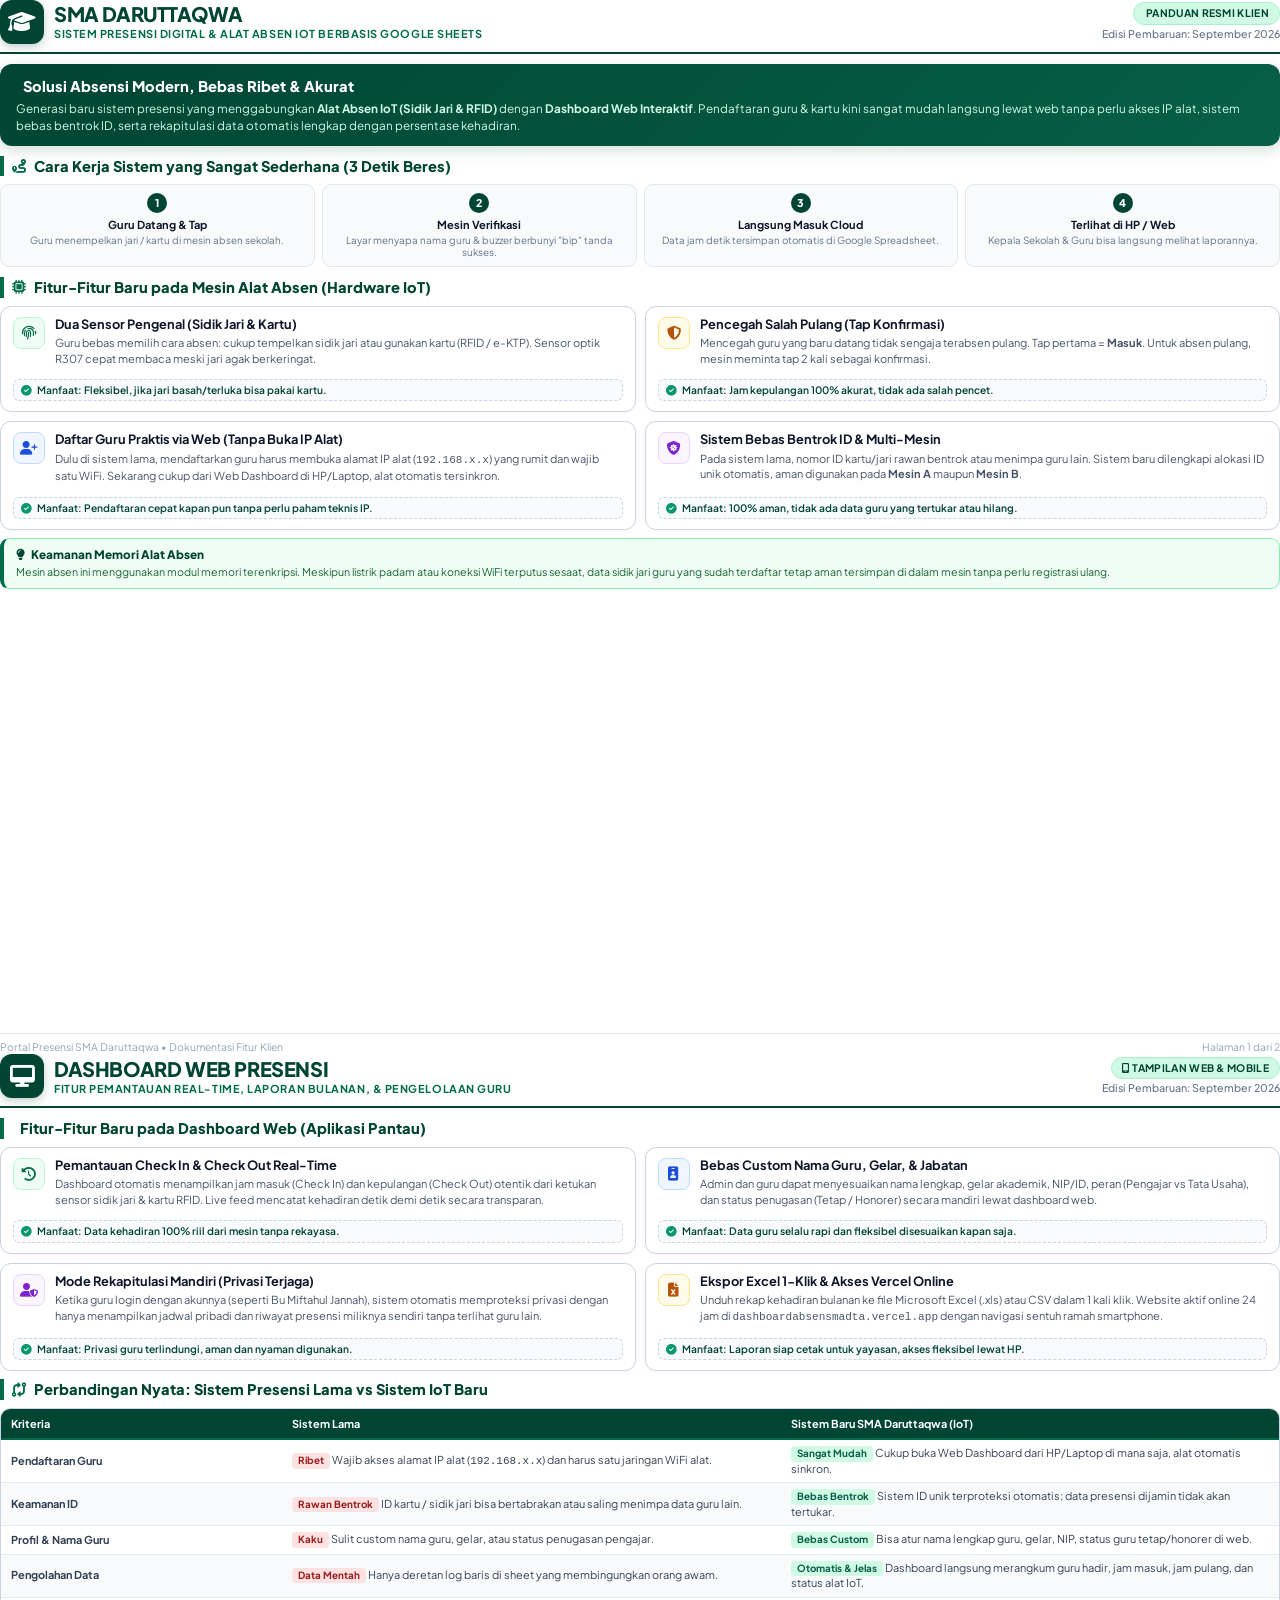
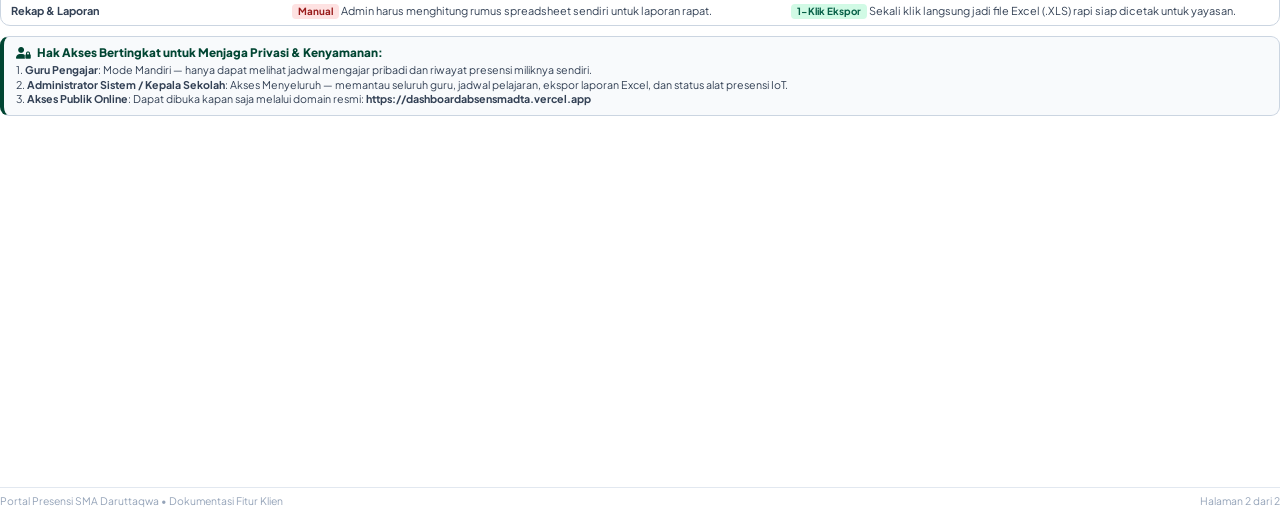
<file: Brosur_Fitur_Presensi_SMA_Daruttaqwa.html>
<!DOCTYPE html>
<html lang="id">
<head>
  <meta charset="UTF-8">
  <title>Panduan & Daftar Fitur Baru - Sistem Presensi IoT SMA Daruttaqwa</title>
  <!-- Google Fonts: Plus Jakarta Sans -->
  <link rel="preconnect" href="https://fonts.googleapis.com">
  <link rel="preconnect" href="https://fonts.gstatic.com" crossorigin>
  <link href="https://fonts.googleapis.com/css2?family=Plus+Jakarta+Sans:wght@400;500;600;700;800&display=swap" rel="stylesheet">
  <!-- Font Awesome 6 Icons -->
  <link rel="stylesheet" href="https://cdnjs.cloudflare.com/ajax/libs/font-awesome/6.4.0/css/all.min.css">
  <style>
    @page {
      size: A4 portrait;
      margin: 9mm 11mm 9mm 11mm;
    }

    * {
      box-sizing: border-box;
      margin: 0;
      padding: 0;
      -webkit-print-color-adjust: exact !important;
      print-color-adjust: exact !important;
    }

    body {
      font-family: 'Plus Jakarta Sans', -apple-system, BlinkMacSystemFont, 'Segoe UI', Roboto, sans-serif;
      color: #1e293b;
      background: #ffffff;
      line-height: 1.4;
      font-size: 10pt;
    }

    .page {
      height: 279mm;
      max-height: 279mm;
      display: flex;
      flex-direction: column;
      justify-content: space-between;
      page-break-after: always;
      position: relative;
      overflow: hidden;
    }
    .page:last-child {
      page-break-after: avoid;
    }

    /* Header Banner */
    .doc-header {
      border-bottom: 2px solid #004532;
      padding-bottom: 8px;
      margin-bottom: 10px;
      display: flex;
      justify-content: space-between;
      align-items: center;
      flex-shrink: 0;
    }
    .doc-brand {
      display: flex;
      align-items: center;
      gap: 10px;
    }
    .brand-emblem {
      width: 44px;
      height: 44px;
      border-radius: 12px;
      background: #004532;
      color: #ffffff;
      display: flex;
      align-items: center;
      justify-content: center;
      font-size: 22px;
      box-shadow: 0 3px 10px rgba(0, 69, 50, 0.25);
    }
    .brand-title h1 {
      font-size: 15pt;
      font-weight: 800;
      color: #004532;
      letter-spacing: -0.02em;
      line-height: 1.15;
    }
    .brand-title p {
      font-size: 8.2pt;
      color: #006c49;
      font-weight: 700;
      text-transform: uppercase;
      letter-spacing: 0.05em;
      margin-top: 1px;
    }
    .doc-meta {
      text-align: right;
    }
    .badge-official {
      display: inline-block;
      background: #d1fae5;
      color: #004532;
      border: 1px solid #a7f3d0;
      padding: 3px 10px;
      border-radius: 20px;
      font-size: 7.8pt;
      font-weight: 700;
      text-transform: uppercase;
      letter-spacing: 0.03em;
    }
    .doc-meta .date-text {
      font-size: 8pt;
      color: #64748b;
      margin-top: 2px;
      font-weight: 500;
    }

    /* Executive Hero Box */
    .hero-summary {
      background: linear-gradient(135deg, #004532 0%, #065f46 100%);
      color: #ffffff;
      border-radius: 12px;
      padding: 12px 16px;
      margin-bottom: 10px;
      box-shadow: 0 4px 14px rgba(0, 69, 50, 0.18);
      flex-shrink: 0;
    }
    .hero-summary h2 {
      font-size: 11pt;
      font-weight: 800;
      margin-bottom: 3px;
      display: flex;
      align-items: center;
      gap: 7px;
      color: #ffffff;
    }
    .hero-summary p {
      font-size: 8.8pt;
      color: #d1fae5;
      line-height: 1.45;
    }

    /* Section Headings */
    .section-title {
      font-size: 11pt;
      font-weight: 800;
      color: #004532;
      margin: 8px 0 8px 0;
      display: flex;
      align-items: center;
      gap: 8px;
      border-left: 4px solid #006c49;
      padding-left: 8px;
      flex-shrink: 0;
    }
    .section-title i {
      font-size: 10.5pt;
      color: #006c49;
    }

    /* Grid of Feature Cards */
    .feature-grid {
      display: grid;
      grid-template-columns: 1fr 1fr;
      gap: 9px;
      margin-bottom: 8px;
      flex-shrink: 0;
    }

    .feature-card {
      background: #ffffff;
      border: 1px solid #cbd5e1;
      border-radius: 11px;
      padding: 10px 12px;
      box-shadow: 0 1px 4px rgba(0, 0, 0, 0.03);
      display: flex;
      flex-direction: column;
      justify-content: space-between;
    }
    .feature-card-header {
      display: flex;
      align-items: flex-start;
      gap: 10px;
      margin-bottom: 6px;
    }
    .feature-icon-box {
      width: 32px;
      height: 32px;
      border-radius: 8px;
      background: #f0fdf4;
      border: 1px solid #bbf7d0;
      color: #006c49;
      display: flex;
      align-items: center;
      justify-content: center;
      font-size: 14px;
      flex-shrink: 0;
    }
    .feature-icon-box.accent-orange {
      background: #fffbeb;
      border-color: #fde68a;
      color: #b45309;
    }
    .feature-icon-box.accent-blue {
      background: #eff6ff;
      border-color: #bfdbfe;
      color: #1d4ed8;
    }
    .feature-icon-box.accent-purple {
      background: #faf5ff;
      border-color: #e9d5ff;
      color: #7e22ce;
    }

    .feature-card-title {
      font-size: 9.6pt;
      font-weight: 700;
      color: #0f172a;
      line-height: 1.2;
    }
    .feature-card-desc {
      font-size: 8.3pt;
      color: #475569;
      line-height: 1.4;
      margin-top: 3px;
    }
    .feature-pill-benefit {
      margin-top: 7px;
      padding: 3px 7px;
      background: #f8fafc;
      border: 1px dashed #cbd5e1;
      border-radius: 6px;
      font-size: 7.7pt;
      color: #004532;
      font-weight: 600;
      display: flex;
      align-items: center;
      gap: 5px;
    }
    .feature-pill-benefit i {
      color: #059669;
      font-size: 8pt;
    }

    /* Highlight Comparison Table */
    .table-container {
      margin: 8px 0 10px 0;
      border: 1px solid #cbd5e1;
      border-radius: 10px;
      overflow: hidden;
      flex-shrink: 0;
    }
    table.compare-table {
      width: 100%;
      border-collapse: collapse;
      font-size: 8.2pt;
      text-align: left;
    }
    table.compare-table th {
      background: #004532;
      color: #ffffff;
      padding: 7px 10px;
      font-weight: 700;
      border-bottom: 2px solid #006c49;
    }
    table.compare-table td {
      padding: 6px 10px;
      border-bottom: 1px solid #e2e8f0;
      color: #334155;
      vertical-align: middle;
      line-height: 1.35;
    }
    table.compare-table tr:nth-child(even) td {
      background: #f8fafc;
    }
    table.compare-table tr:last-child td {
      border-bottom: none;
    }
    .tag-old {
      display: inline-block;
      padding: 1px 6px;
      background: #fee2e2;
      color: #991b1b;
      border-radius: 4px;
      font-size: 7.4pt;
      font-weight: 700;
    }
    .tag-new {
      display: inline-block;
      padding: 1px 6px;
      background: #d1fae5;
      color: #065f46;
      border-radius: 4px;
      font-size: 7.4pt;
      font-weight: 700;
    }

    /* Flow Step Pills */
    .flow-steps {
      display: flex;
      gap: 7px;
      margin-bottom: 10px;
      flex-shrink: 0;
    }
    .flow-step-item {
      flex: 1;
      background: #f8fafc;
      border: 1px solid #e2e8f0;
      border-radius: 9px;
      padding: 8px 6px;
      text-align: center;
    }
    .flow-number {
      width: 20px;
      height: 20px;
      border-radius: 50%;
      background: #004532;
      color: #ffffff;
      font-size: 8pt;
      font-weight: 800;
      display: flex;
      align-items: center;
      justify-content: center;
      margin: 0 auto 4px auto;
    }
    .flow-title {
      font-size: 8.3pt;
      font-weight: 700;
      color: #0f172a;
      margin-bottom: 1px;
    }
    .flow-desc {
      font-size: 7.4pt;
      color: #64748b;
      line-height: 1.25;
    }

    /* Callout Alert */
    .callout-box {
      background: #f0fdf4;
      border: 1px solid #86efac;
      border-left: 4px solid #006c49;
      border-radius: 9px;
      padding: 8px 12px;
      margin-top: 4px;
      flex-shrink: 0;
    }
    .callout-box h4 {
      font-size: 8.8pt;
      font-weight: 800;
      color: #004532;
      margin-bottom: 2px;
      display: flex;
      align-items: center;
      gap: 6px;
    }
    .callout-box p {
      font-size: 8pt;
      color: #166534;
      line-height: 1.35;
    }

    /* Footer Note */
    .doc-footer {
      border-top: 1px solid #e2e8f0;
      padding-top: 6px;
      margin-top: auto;
      display: flex;
      justify-content: space-between;
      align-items: center;
      font-size: 7.8pt;
      color: #94a3b8;
      flex-shrink: 0;
    }
  </style>
</head>
<body>

  <!-- ==================== HALAMAN 1: PENGANTAR & FITUR ALAT ABSEN ==================== -->
  <div class="page">
    <div>
      <div class="doc-header">
        <div class="doc-brand">
          <div class="brand-emblem">
            <i class="fa-solid fa-graduation-cap"></i>
          </div>
          <div class="brand-title">
            <h1>SMA DARUTTAQWA</h1>
            <p>Sistem Presensi Digital & Alat Absen IoT Berbasis Google Sheets</p>
          </div>
        </div>
        <div class="doc-meta">
          <span class="badge-official"><i class="fa-solid fa-shield-check"></i> Panduan Resmi Klien</span>
          <div class="date-text">Edisi Pembaruan: September 2026</div>
        </div>
      </div>

      <!-- Hero Summary -->
      <div class="hero-summary">
        <h2><i class="fa-solid fa-sparkles"></i> Solusi Absensi Modern, Bebas Ribet & Akurat</h2>
        <p>
          Generasi baru sistem presensi yang menggabungkan <strong>Alat Absen IoT (Sidik Jari & RFID)</strong> dengan <strong>Dashboard Web Interaktif</strong>. Pendaftaran guru & kartu kini sangat mudah langsung lewat web tanpa perlu akses IP alat, sistem bebas bentrok ID, serta rekapitulasi data otomatis lengkap dengan persentase kehadiran.
        </p>
      </div>

      <!-- Alur Kerja Sederhana -->
      <div class="section-title">
        <i class="fa-solid fa-route"></i>
        <span>Cara Kerja Sistem yang Sangat Sederhana (3 Detik Beres)</span>
      </div>

      <div class="flow-steps">
        <div class="flow-step-item">
          <div class="flow-number">1</div>
          <div class="flow-title">Guru Datang & Tap</div>
          <div class="flow-desc">Guru menempelkan jari / kartu di mesin absen sekolah.</div>
        </div>
        <div class="flow-step-item">
          <div class="flow-number">2</div>
          <div class="flow-title">Mesin Verifikasi</div>
          <div class="flow-desc">Layar menyapa nama guru & buzzer berbunyi "bip" tanda sukses.</div>
        </div>
        <div class="flow-step-item">
          <div class="flow-number">3</div>
          <div class="flow-title">Langsung Masuk Cloud</div>
          <div class="flow-desc">Data jam detik tersimpan otomatis di Google Spreadsheet.</div>
        </div>
        <div class="flow-step-item">
          <div class="flow-number">4</div>
          <div class="flow-title">Terlihat di HP / Web</div>
          <div class="flow-desc">Kepala Sekolah & Guru bisa langsung melihat laporannya.</div>
        </div>
      </div>

      <!-- Fitur Bagian 1: Alat Absen Fisik -->
      <div class="section-title">
        <i class="fa-solid fa-microchip"></i>
        <span>Fitur-Fitur Baru pada Mesin Alat Absen (Hardware IoT)</span>
      </div>

      <div class="feature-grid">
        <!-- Feature 1 -->
        <div class="feature-card">
          <div class="feature-card-header">
            <div class="feature-icon-box">
              <i class="fa-solid fa-fingerprint"></i>
            </div>
            <div>
              <div class="feature-card-title">Dua Sensor Pengenal (Sidik Jari & Kartu)</div>
              <div class="feature-card-desc">
                Guru bebas memilih cara absen: cukup tempelkan sidik jari atau gunakan kartu (RFID / e-KTP). Sensor optik R307 cepat membaca meski jari agak berkeringat.
              </div>
            </div>
          </div>
          <div class="feature-pill-benefit">
            <i class="fa-solid fa-check-circle"></i>
            <span>Manfaat: Fleksibel, jika jari basah/terluka bisa pakai kartu.</span>
          </div>
        </div>

        <!-- Feature 2 -->
        <div class="feature-card">
          <div class="feature-card-header">
            <div class="feature-icon-box accent-orange">
              <i class="fa-solid fa-shield-halved"></i>
            </div>
            <div>
              <div class="feature-card-title">Pencegah Salah Pulang (Tap Konfirmasi)</div>
              <div class="feature-card-desc">
                Mencegah guru yang baru datang tidak sengaja terabsen pulang. Tap pertama = <strong>Masuk</strong>. Untuk absen pulang, mesin meminta tap 2 kali sebagai konfirmasi.
              </div>
            </div>
          </div>
          <div class="feature-pill-benefit">
            <i class="fa-solid fa-check-circle"></i>
            <span>Manfaat: Jam kepulangan 100% akurat, tidak ada salah pencet.</span>
          </div>
        </div>

        <!-- Feature 3 -->
        <div class="feature-card">
          <div class="feature-card-header">
            <div class="feature-icon-box accent-blue">
              <i class="fa-solid fa-user-plus"></i>
            </div>
            <div>
              <div class="feature-card-title">Daftar Guru Praktis via Web (Tanpa Buka IP Alat)</div>
              <div class="feature-card-desc">
                Dulu di sistem lama, mendaftarkan guru harus membuka alamat IP alat (<code>192.168.x.x</code>) yang rumit dan wajib satu WiFi. Sekarang cukup dari Web Dashboard di HP/Laptop, alat otomatis tersinkron.
              </div>
            </div>
          </div>
          <div class="feature-pill-benefit">
            <i class="fa-solid fa-check-circle"></i>
            <span>Manfaat: Pendaftaran cepat kapan pun tanpa perlu paham teknis IP.</span>
          </div>
        </div>

        <!-- Feature 4 -->
        <div class="feature-card">
          <div class="feature-card-header">
            <div class="feature-icon-box accent-purple">
              <i class="fa-solid fa-shield-virus"></i>
            </div>
            <div>
              <div class="feature-card-title">Sistem Bebas Bentrok ID & Multi-Mesin</div>
              <div class="feature-card-desc">
                Pada sistem lama, nomor ID kartu/jari rawan bentrok atau menimpa guru lain. Sistem baru dilengkapi alokasi ID unik otomatis, aman digunakan pada <strong>Mesin A</strong> maupun <strong>Mesin B</strong>.
              </div>
            </div>
          </div>
          <div class="feature-pill-benefit">
            <i class="fa-solid fa-check-circle"></i>
            <span>Manfaat: 100% aman, tidak ada data guru yang tertukar atau hilang.</span>
          </div>
        </div>
      </div>

      <div class="callout-box">
        <h4><i class="fa-solid fa-lightbulb"></i> Keamanan Memori Alat Absen</h4>
        <p>Mesin absen ini menggunakan modul memori terenkripsi. Meskipun listrik padam atau koneksi WiFi terputus sesaat, data sidik jari guru yang sudah terdaftar tetap aman tersimpan di dalam mesin tanpa perlu registrasi ulang.</p>
      </div>
    </div>

    <div class="doc-footer">
      <span>Portal Presensi SMA Daruttaqwa &bull; Dokumentasi Fitur Klien</span>
      <span>Halaman 1 dari 2</span>
    </div>
  </div>

  <!-- ==================== HALAMAN 2: FITUR WEB DASHBOARD & PERBANDINGAN ==================== -->
  <div class="page">
    <div>
      <div class="doc-header">
        <div class="doc-brand">
          <div class="brand-emblem">
            <i class="fa-solid fa-desktop"></i>
          </div>
          <div class="brand-title">
            <h1>DASHBOARD WEB PRESENSI</h1>
            <p>Fitur Pemantauan Real-Time, Laporan Bulanan, & Pengelolaan Guru</p>
          </div>
        </div>
        <div class="doc-meta">
          <span class="badge-official"><i class="fa-solid fa-mobile-screen"></i> Tampilan Web & Mobile</span>
          <div class="date-text">Edisi Pembaruan: September 2026</div>
        </div>
      </div>

      <!-- Fitur Bagian 2: Web Dashboard -->
      <div class="section-title">
        <i class="fa-solid fa-browser"></i>
        <span>Fitur-Fitur Baru pada Dashboard Web (Aplikasi Pantau)</span>
      </div>

      <div class="feature-grid">
        <!-- Feature 5 -->
        <div class="feature-card">
          <div class="feature-card-header">
            <div class="feature-icon-box">
              <i class="fa-solid fa-clock-rotate-left"></i>
            </div>
            <div>
              <div class="feature-card-title">Pemantauan Check In & Check Out Real-Time</div>
              <div class="feature-card-desc">
                Dashboard otomatis menampilkan jam masuk (Check In) dan kepulangan (Check Out) otentik dari ketukan sensor sidik jari & kartu RFID. Live feed mencatat kehadiran detik demi detik secara transparan.
              </div>
            </div>
          </div>
          <div class="feature-pill-benefit">
            <i class="fa-solid fa-check-circle"></i>
            <span>Manfaat: Data kehadiran 100% riil dari mesin tanpa rekayasa.</span>
          </div>
        </div>

        <!-- Feature 6 -->
        <div class="feature-card">
          <div class="feature-card-header">
            <div class="feature-icon-box accent-blue">
              <i class="fa-solid fa-id-badge"></i>
            </div>
            <div>
              <div class="feature-card-title">Bebas Custom Nama Guru, Gelar, & Jabatan</div>
              <div class="feature-card-desc">
                Admin dan guru dapat menyesuaikan nama lengkap, gelar akademik, NIP/ID, peran (Pengajar vs Tata Usaha), dan status penugasan (Tetap / Honorer) secara mandiri lewat dashboard web.
              </div>
            </div>
          </div>
          <div class="feature-pill-benefit">
            <i class="fa-solid fa-check-circle"></i>
            <span>Manfaat: Data guru selalu rapi dan fleksibel disesuaikan kapan saja.</span>
          </div>
        </div>

        <!-- Feature 7 -->
        <div class="feature-card">
          <div class="feature-card-header">
            <div class="feature-icon-box accent-purple">
              <i class="fa-solid fa-user-shield"></i>
            </div>
            <div>
              <div class="feature-card-title">Mode Rekapitulasi Mandiri (Privasi Terjaga)</div>
              <div class="feature-card-desc">
                Ketika guru login dengan akunnya (seperti Bu Miftahul Jannah), sistem otomatis memproteksi privasi dengan hanya menampilkan jadwal pribadi dan riwayat presensi miliknya sendiri tanpa terlihat guru lain.
              </div>
            </div>
          </div>
          <div class="feature-pill-benefit">
            <i class="fa-solid fa-check-circle"></i>
            <span>Manfaat: Privasi guru terlindungi, aman dan nyaman digunakan.</span>
          </div>
        </div>

        <!-- Feature 8 -->
        <div class="feature-card">
          <div class="feature-card-header">
            <div class="feature-icon-box accent-orange">
              <i class="fa-solid fa-file-excel"></i>
            </div>
            <div>
              <div class="feature-card-title">Ekspor Excel 1-Klik & Akses Vercel Online</div>
              <div class="feature-card-desc">
                Unduh rekap kehadiran bulanan ke file Microsoft Excel (.xls) atau CSV dalam 1 kali klik. Website aktif online 24 jam di <code>dashboardabsensmadta.vercel.app</code> dengan navigasi sentuh ramah smartphone.
              </div>
            </div>
          </div>
          <div class="feature-pill-benefit">
            <i class="fa-solid fa-check-circle"></i>
            <span>Manfaat: Laporan siap cetak untuk yayasan, akses fleksibel lewat HP.</span>
          </div>
        </div>
      </div>

      <!-- Perbandingan Mesin Jadul vs Sistem Baru IoT -->
      <div class="section-title">
        <i class="fa-solid fa-code-compare"></i>
        <span>Perbandingan Nyata: Sistem Presensi Lama vs Sistem IoT Baru</span>
      </div>

      <div class="table-container">
        <table class="compare-table">
          <thead>
            <tr>
              <th style="width: 22%;">Kriteria</th>
              <th style="width: 39%;">Sistem Lama</th>
              <th style="width: 39%;">Sistem Baru SMA Daruttaqwa (IoT)</th>
            </tr>
          </thead>
          <tbody>
            <tr>
              <td><strong>Pendaftaran Guru</strong></td>
              <td><span class="tag-old">Ribet</span> Wajib akses alamat IP alat (<code>192.168.x.x</code>) dan harus satu jaringan WiFi alat.</td>
              <td><span class="tag-new">Sangat Mudah</span> Cukup buka Web Dashboard dari HP/Laptop di mana saja, alat otomatis sinkron.</td>
            </tr>
            <tr>
              <td><strong>Keamanan ID</strong></td>
              <td><span class="tag-old">Rawan Bentrok</span> ID kartu / sidik jari bisa bertabrakan atau saling menimpa data guru lain.</td>
              <td><span class="tag-new">Bebas Bentrok</span> Sistem ID unik terproteksi otomatis; data presensi dijamin tidak akan tertukar.</td>
            </tr>
            <tr>
              <td><strong>Profil & Nama Guru</strong></td>
              <td><span class="tag-old">Kaku</span> Sulit custom nama guru, gelar, atau status penugasan pengajar.</td>
              <td><span class="tag-new">Bebas Custom</span> Bisa atur nama lengkap guru, gelar, NIP, status guru tetap/honorer di web.</td>
            </tr>
            <tr>
              <td><strong>Pengolahan Data</strong></td>
              <td><span class="tag-old">Data Mentah</span> Hanya deretan log baris di sheet yang membingungkan orang awam.</td>
              <td><span class="tag-new">Otomatis & Jelas</span> Dashboard langsung merangkum guru hadir, jam masuk, jam pulang, dan status alat IoT.</td>
            </tr>
            <tr>
              <td><strong>Rekap & Laporan</strong></td>
              <td><span class="tag-old">Manual</span> Admin harus menghitung rumus spreadsheet sendiri untuk laporan rapat.</td>
              <td><span class="tag-new">1-Klik Ekspor</span> Sekali klik langsung jadi file Excel (.XLS) rapi siap dicetak untuk yayasan.</td>
            </tr>
          </tbody>
        </table>
      </div>

      <!-- Ringkasan Hak Akses Akun -->
      <div class="callout-box" style="background: #f8fafc; border-color: #cbd5e1; border-left-color: #004532;">
        <h4><i class="fa-solid fa-user-lock"></i> Hak Akses Bertingkat untuk Menjaga Privasi & Kenyamanan:</h4>
        <p style="color: #334155; margin-top: 2px;">
          1. <strong>Guru Pengajar</strong>: Mode Mandiri — hanya dapat melihat jadwal mengajar pribadi dan riwayat presensi miliknya sendiri.<br>
          2. <strong>Administrator Sistem / Kepala Sekolah</strong>: Akses Menyeluruh — memantau seluruh guru, jadwal pelajaran, ekspor laporan Excel, dan status alat presensi IoT.<br>
          3. <strong>Akses Publik Online</strong>: Dapat dibuka kapan saja melalui domain resmi: <strong>https://dashboardabsensmadta.vercel.app</strong>
        </p>
      </div>
    </div>

    <div class="doc-footer">
      <span>Portal Presensi SMA Daruttaqwa &bull; Dokumentasi Fitur Klien</span>
      <span>Halaman 2 dari 2</span>
    </div>
  </div>

</body>
</html>
</file>
